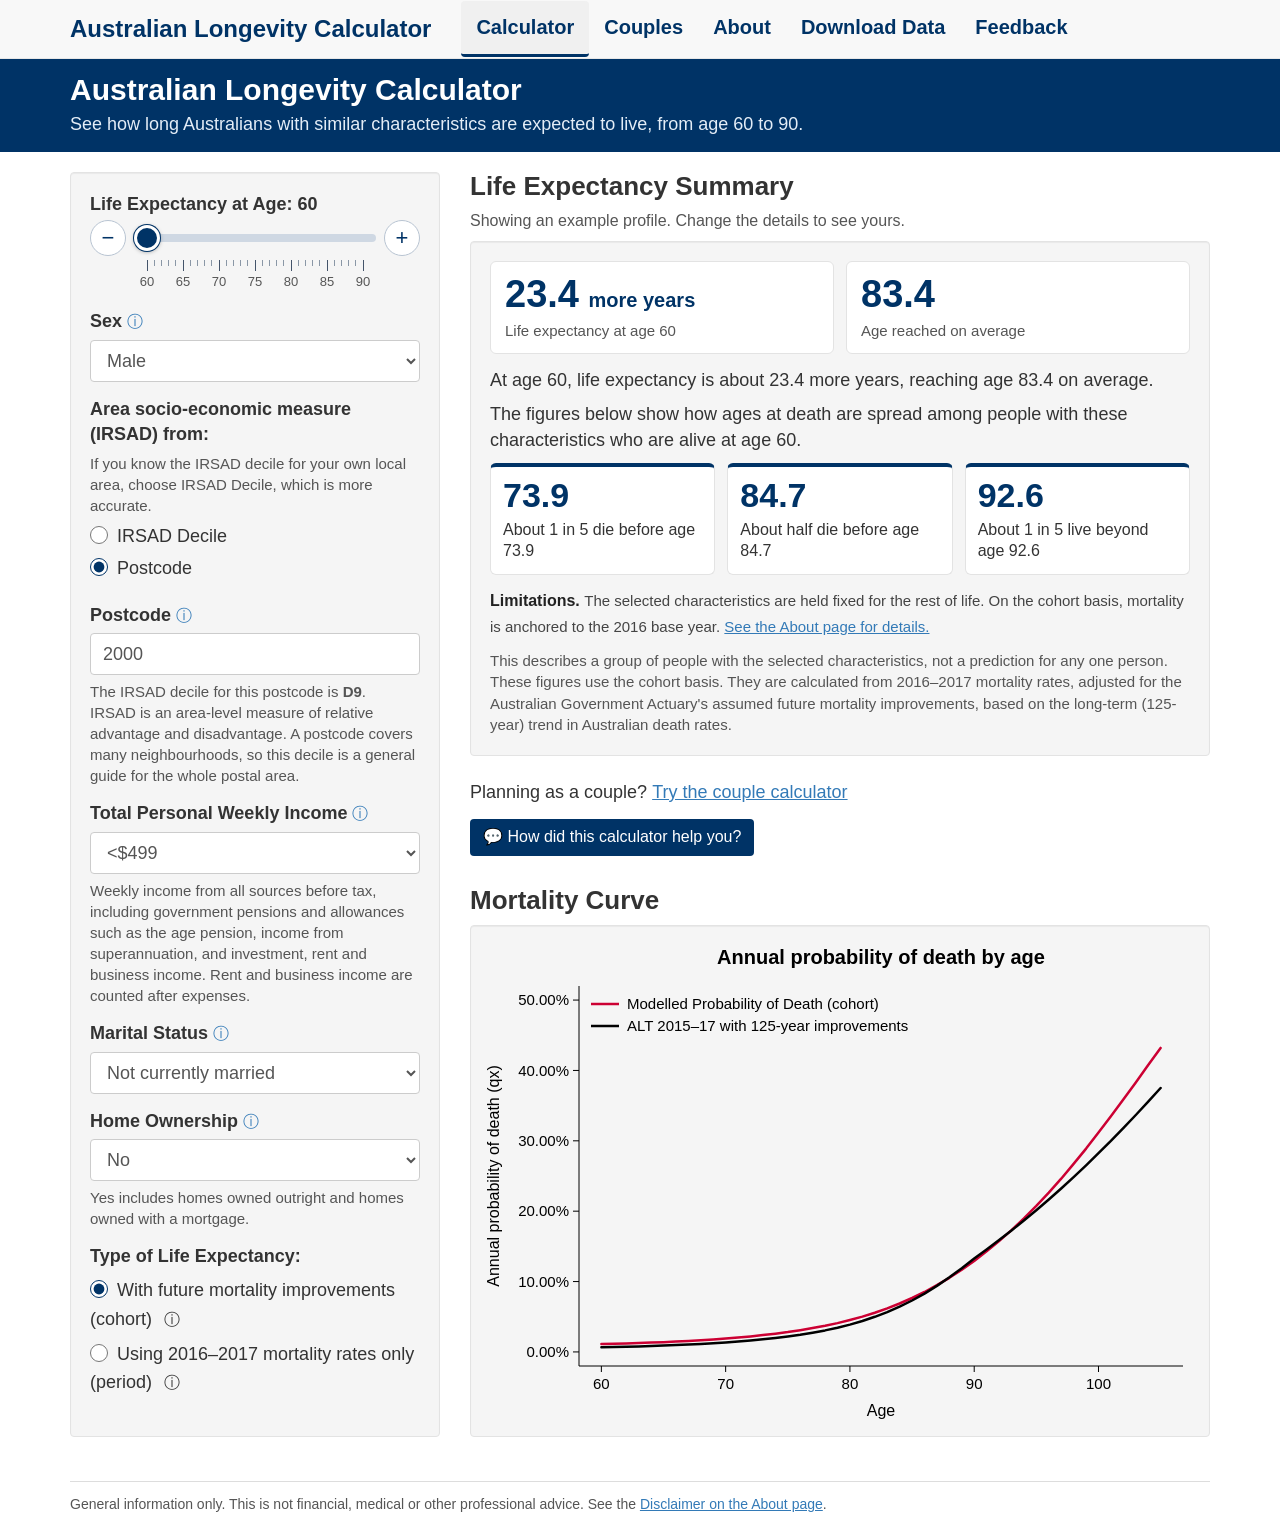
<file: docs/index.html>
<!doctype html>
<html lang="en-AU">
<head>
  <meta charset="utf-8">
  <meta name="viewport" content="width=device-width, initial-scale=1">
  <title>Australian Longevity Calculator</title>
  <meta name="description" content="See how long Australians with similar characteristics are expected to live, from age 60 to 90.">
  <meta name="theme-color" content="#003366">
  <link rel="icon" href="favicon.svg" type="image/svg+xml">
  <meta property="og:type" content="website">
  <meta property="og:site_name" content="Australian Longevity Calculator">
  <meta property="og:title" content="Australian Longevity Calculator">
  <meta property="og:description" content="See how long Australians with similar characteristics are expected to live, from age 60 to 90.">
  <meta property="og:url" content="https://auslongevity.org/">
  <meta property="og:image" content="https://auslongevity.org/preview.png">
  <meta property="og:image:width" content="1200">
  <meta property="og:image:height" content="630">
  <meta property="og:image:alt" content="Australian Longevity Calculator">
  <meta name="twitter:card" content="summary_large_image">
  <meta name="twitter:title" content="Australian Longevity Calculator">
  <meta name="twitter:description" content="See how long Australians with similar characteristics are expected to live, from age 60 to 90.">
  <meta name="twitter:image" content="https://auslongevity.org/preview.png">
  <!-- Google Analytics -->
  <script async src="https://www.googletagmanager.com/gtag/js?id=G-BZZL2WJJV6"></script>
  <script>
    window.dataLayer = window.dataLayer || [];
    function gtag(){dataLayer.push(arguments);}
    gtag('js', new Date());
    gtag('config', 'G-BZZL2WJJV6');
  </script>
  <link rel="stylesheet" href="style.css?v=20261016a">
</head>
<body>
<header class="navbar">
  <div class="navbar-inner">
    <div class="brand">Australian Longevity Calculator</div>
    <nav class="tabs" aria-label="Sections">
      <a href="#calculator" data-tab="calculator">Calculator</a>
      <a href="#couple" data-tab="couple">Couples</a>
      <a href="#about" data-tab="about">About</a>
      <a href="#download" data-tab="download">Download Data</a>
      <a href="#feedback" data-tab="feedback">Feedback</a>
    </nav>
  </div>
</header>

<section class="intro" id="intro">
  <div class="intro-inner">
    <h1>Australian Longevity Calculator</h1>
    <p>See how long Australians with similar characteristics are expected to live, from age 60 to 90.</p>
    <p class="intro-how narrow-only">Choose the details below and the result appears under the form.
      <button type="button" class="linkbtn" id="skipToResult">Go to the result</button></p>
  </div>
</section>

<section class="intro" id="intro_couple" hidden>
  <div class="intro-inner">
    <h1>Couple Calculator</h1>
    <p>See how long couples with similar characteristics are expected to live. The result looks at the time until the second of two people dies.</p>
    <p class="intro-how">Enter details for you and your partner.
      <span class="narrow-only"><button type="button" class="linkbtn" id="c_skip">Go to the result</button></span></p>
  </div>
</section>

<main class="container">
  <noscript><p class="well">This calculator needs JavaScript. Please turn it on in your browser settings.</p></noscript>

  <!-- Calculator -->
  <section id="tab-calculator" class="tab" hidden>
    <div class="layout">
      <form class="well sidebar" onsubmit="return false" autocomplete="off">
        <div class="field">
          <label for="startAge">Life Expectancy at Age: <strong id="ageValue">60</strong></label>
          <div class="slider">
            <button type="button" class="step" id="ageDown" aria-label="One year younger">&minus;</button>
            <div class="sliderbox">
              <input type="range" id="startAge" min="60" max="90" step="1" value="60">
              <div class="ticks" id="ageTicks" aria-hidden="true"></div>
            </div>
            <button type="button" class="step" id="ageUp" aria-label="One year older">+</button>
          </div>
        </div>

        <div class="field">
          <label for="gender">Sex
            <a class="info" href="https://www.abs.gov.au/ausstats/abs@.nsf/Lookup/by%20Subject/2008.0~2016~Main%20Features~Sex~141" target="_blank" rel="noopener" title="ABS definition of sex">&#9432;</a></label>
          <select id="gender"><option>Male</option><option>Female</option></select>
        </div>

        <fieldset class="field">
          <legend>Area socio-economic measure (IRSAD) from:</legend>
          <p class="note choicehint">If you know the IRSAD decile for your own local area, choose IRSAD Decile, which is more accurate.</p>
          <label class="radio inline"><input type="radio" name="geo_mode" value="irsad"> IRSAD Decile</label>
          <label class="radio inline"><input type="radio" name="geo_mode" value="postcode" checked> Postcode</label>
        </fieldset>

        <div id="postcodeBox" class="field">
          <label for="postcode">Postcode
            <a class="info" href="https://www.abs.gov.au/AUSSTATS/abs@.nsf/DetailsPage/2033.0.55.0012016?OpenDocument" target="_blank" rel="noopener" title="ABS SEIFA 2016 Table 1 maps Postal Area code to IRSAD decile.">&#9432;</a></label>
          <input type="text" id="postcode" value="2000" inputmode="numeric" maxlength="12">
          <div id="postcodeNote" class="note" aria-live="polite"></div>
        </div>

        <div id="decileBox" class="field" hidden>
          <label for="irsad">IRSAD Decile
            <a class="info" href="https://www.abs.gov.au/ausstats/abs@.nsf/Lookup/by%20Subject/2033.0.55.001~2016~Main%20Features~IRSAD~20" target="_blank" rel="noopener" title="ABS explanation of IRSAD (SEIFA 2016)">&#9432;</a></label>
          <select id="irsad"></select>
          <p class="note">IRSAD deciles are from SEIFA 2016, based on the 2016 Census. To find the decile for your own local area, use the <a href="https://maps.abs.gov.au/SEIFAMaps/seifaIRSADmap.html" target="_blank" rel="noopener">ABS 2016 IRSAD map</a> and divide the percentile it shows by ten, rounding up (for example, 11 gives decile 2).</p>
        </div>

        <div class="field">
          <label for="income">Total Personal Weekly Income
            <a class="info" href="https://www.abs.gov.au/ausstats/abs@.nsf/Lookup/2901.0Chapter5702016" target="_blank" rel="noopener" title="ABS 2016 Census definition of total personal weekly income. The lowest group includes negative and nil income.">&#9432;</a></label>
          <select id="income">
            <option value="<499">&lt;$499</option><option value="500-999">$500&ndash;$999</option><option value="1000+">$1,000+</option><option value="missing">missing</option>
          </select>
          <p class="note">Weekly income from all sources before tax, including government pensions and allowances such as the age pension, income from superannuation, and investment, rent and business income. Rent and business income are counted after expenses.</p>
        </div>

        <div class="field">
          <label for="marital">Marital Status
            <a class="info" href="https://www.abs.gov.au/ausstats/abs@.nsf/Lookup/2901.0Chapter6902016" target="_blank" rel="noopener" title="ABS 2016 Census definition of registered marital status. People who are never married, widowed, divorced or separated are classified as not currently married. Married means a registered marriage, so people in a de facto relationship are not counted as married.">&#9432;</a></label>
          <select id="marital"><option value="Single">Not currently married</option><option value="Married">Married</option></select>
        </div>

        <div class="field">
          <label for="home">Home Ownership
            <a class="info" href="https://www.abs.gov.au/ausstats/abs@.nsf/Lookup/2901.0Chapter9702016" target="_blank" rel="noopener" title="ABS 2016 Census definition of tenure type. Yes means owned outright or owned with a mortgage.">&#9432;</a></label>
          <select id="home"><option value="No">No</option><option value="Yes">Yes (outright or mortgage)</option><option value="missing">missing</option></select>
          <p class="note">Yes includes homes owned outright and homes owned with a mortgage.</p>
        </div>

        <fieldset class="field">
          <legend>Type of Life Expectancy:</legend>
          <div class="radio">
            <label><input type="radio" name="le_type" value="cohort" checked> With future mortality improvements (cohort)</label>
            <button type="button" class="infobtn" aria-expanded="false" aria-controls="cohort_info" aria-label="About the cohort basis">&#9432;</button>
            <div id="cohort_info" class="infotext" hidden>Life expectancy calculated from 2016&ndash;2017 mortality rates, adjusted for the Australian Government Actuary's assumed future mortality improvements, based on the long-term (125-year) trend in Australian death rates. It is anchored to the 2016 base year of the data. A person of the selected age is treated as if they were that age in 2016, and assumed future mortality improvements are applied to the years that follow. Any change in mortality between 2016 and today is not included.</div>
          </div>
          <div class="radio">
            <label><input type="radio" name="le_type" value="period"> Using 2016&ndash;2017 mortality rates only (period)</label>
            <button type="button" class="infobtn" aria-expanded="false" aria-controls="period_info" aria-label="About the period basis">&#9432;</button>
            <div id="period_info" class="infotext" hidden>Life expectancy calculated from mortality rates observed during 2016&ndash;2017, assuming these rates remain unchanged in future.</div>
          </div>
        </fieldset>

      </form>

      <div class="results">
        <h4 id="summaryHeading">Life Expectancy Summary</h4>
        <p class="examplenote" id="exampleNote" hidden>Showing an example profile. Change the details to see yours.</p>
        <div class="well" id="summary" aria-live="polite">Loading&hellip;</div>

        <p class="couplelink">Planning as a couple? <button type="button" class="notebtn big" id="toCouple" data-track="click_couple_link">Try the couple calculator</button></p>

        <button type="button" class="btn btn-navy" id="impactBtn">
          <span aria-hidden="true">&#128172;</span> How did this calculator help you?
        </button>

        <h4>Mortality Curve</h4>
        <div class="well chartwell">
          <div id="chart"></div>
          <div id="legend" class="legend" hidden></div>
          <div id="tip" class="tip" hidden></div>
        </div>
      </div>
    </div>
  </section>

  <!-- Couples -->
  <section id="tab-couple" class="tab" hidden>
    <p class="examplenote" id="c_example" hidden>Showing an example couple. Change the details to see yours.</p>
    <div id="c_form" class="couple-grid"></div>
    <div id="c_basis_host"></div>
    <h4 id="c_summaryHeading">Result for the Couple</h4>
    <div class="well" id="c_summary" aria-live="polite">Loading&hellip;</div>
    <h4>Chance of Being Alive</h4>
    <div class="well chartwell">
      <div id="c_chart"></div>
      <div id="c_legend" class="legend" hidden></div>
      <div id="c_tip" class="tip" hidden></div>
    </div>
  </section>

  <!-- About -->
  <section id="tab-about" class="tab narrow" hidden>
    <h3>About This Tool</h3>
    <p>This app helps Australians understand projected life expectancy based on socio-economic and demographic factors.</p>
    <p>It uses data from the Person Level Integrated Data Asset (PLIDA), accessed via the Australian Bureau of Statistics' DataLab. The life expectancies are computed based on the 2016-2017 census population with improvement factors of ALT2015-17 (125 year).</p>

    <h4>Related Publications</h4>
    <ul>
      <li>Fei Huang, Francis Hui and Andr&eacute;s Villegas (2025). <a href="https://ssrn.com/abstract=5253598" target="_blank" rel="noopener">Towards Fairer Retirement Outcomes: Socio-Economic Mortality Differentials in Australia</a>. SSRN Working Paper.</li>
      <li>Fei Huang, Francis Hui and Andr&eacute;s Villegas (2025). <a href="https://doi.org/10.7910/DVN/C0HRDE" target="_blank" rel="noopener">Australian Socio-economic Retiree Mortality 2016-17</a>. Harvard Dataverse. https://doi.org/10.7910/DVN/C0HRDE.</li>
      <li>Pramo Samarasinghe, Fei Huang, Francis Hui and Andr&eacute;s Villegas (2026). <a href="https://content.actuaries.asn.au/resources/resource-ce6yyqn64sx3-786882053-16716" target="_blank" rel="noopener">Towards Fairer Retirement Outcomes: Health-Related Mortality Modelling</a>. Actuaries Institute.</li>
    </ul>

    <h4>Authors of the Publications</h4>
    <p>Fei Huang, Francis Hui, Pramo Samarasinghe, and Andr&eacute;s Villegas</p>
    <p>Fei and Andr&eacute;s are Associate Professors at the School of Risk and Actuarial Studies, UNSW Sydney. Francis is an Associate Professor at the Research School of Finance, Actuarial Studies, and Statistics, Australian National University. Pramo was an Honours student at the Australian National University and is now a research assistant at UNSW Sydney.</p>

    <h4>Acknowledgement</h4>
    <p>We thank the Australian Government Actuary Guy Thorburn and his team for their invaluable support in this project.</p>

    <h4 id="limitations">Limitations and Assumptions</h4>
    <p>The results are estimates from a model. These points describe what the calculation does and does not allow for.</p>
    <ul>
      <li><strong>Independence of the two lives.</strong> The couple calculator treats the two lives as independent given the selected characteristics. Other factors that the characteristics do not capture, such as shared health and lifestyle, may link the two lifespans. If the lifespans are positively linked, the time until the second death may be shorter than shown.</li>
      <li><strong>Characteristics held fixed.</strong> The selected characteristics are held fixed throughout the calculation, for one person or for a couple. If one partner dies, the survivor's mortality is not recalculated using the rates for people who are not currently married, a group that includes widowed people. In the model, mortality rates for people who are not currently married are generally higher than those for married people, so the time until the second death may be longer than shown.</li>
      <li><strong>The 2016 base year.</strong> The cohort basis is anchored to the 2016 base year of the data. A person of the selected age is treated as if they were that age in 2016, and assumed future mortality improvements are applied to the years that follow. Any change in mortality between 2016 and today is not included.</li>
      <li><strong>Ages beyond 100.</strong> The model is fitted to data up to age 100. Life expectancy, and the average time until the second death, include years lived beyond 100, which rely on extrapolated mortality. The 1 in 5 and half figures that are below 100 do not depend on them. Ages of 100 or more are shown as 100 or older, because the data end there.</li>
      <li><strong>Postcodes.</strong> A postcode result uses the IRSAD decile of the whole postal area, which is a general guide. The mortality model uses deciles of smaller local areas.</li>
      <li><strong>Marital status.</strong> The data use registered marital status. Never married, widowed, divorced and separated people form one group, and people in a de facto relationship are in that group too.</li>
    </ul>

    <h4>Disclaimer</h4>
    <p>This tool provides general statistical information about life expectancy for groups of people with the characteristics you select. It is not a prediction for any individual and does not take account of personal circumstances such as health or lifestyle. It is not financial, retirement, insurance, medical or legal advice and should not be the only basis for any decision. Estimates are based on 2016&ndash;2017 data and modelling assumptions, and carry statistical uncertainty. Before making decisions that depend on this information, consider speaking to a suitably qualified professional.</p>

    <h4>Project Lead Contact</h4>
    <p>Fei Huang (<a href="mailto:feihuang@unsw.edu.au">feihuang@unsw.edu.au</a> | <a href="https://www.feihuang.org" target="_blank" rel="noopener">www.feihuang.org</a>)</p>
  </section>

  <!-- Download -->
  <section id="tab-download" class="tab narrow" hidden>
    <h3>Download Data</h3>
    <p>You can download the modelled period-based probability of death (qx) for ages 60&ndash;100, covering all socioeconomic profiles below from the Harvard Dataverse, in the Australian Socio-economic Mortality Dataverse.</p>
    <p><a class="btn btn-blue" data-track="click_dataset_download" href="https://doi.org/10.7910/DVN/C0HRDE" target="_blank" rel="noopener"><span aria-hidden="true">&#11015;</span> Download Dataset</a></p>
  </section>

  <!-- Feedback -->
  <section id="tab-feedback" class="tab narrow" hidden>
    <h3>How Did This Help You?</h3>
    <p>We&rsquo;re interested in understanding how this tool supports real-world decisions, insights, or research. Whether you're a retiree, policymaker, educator, student, advisor, or researcher, your experience helps us improve this tool and demonstrate its impact.</p>
    <p>If this tool helped you explore a scenario, inform a conversation, support a policy submission, or improve your understanding of retirement outcomes, we&rsquo;d love to hear your story.</p>
    <p><strong>You can share as much or as little detail as you like.</strong> The form is optional and anonymous unless you choose to include your name or email. With your consent, we may include anonymised stories in research reporting or impact assessments.</p>
    <p><a class="btn btn-navy btn-lg" data-track="click_feedback_form" href="https://forms.cloud.microsoft/Pages/ResponsePage.aspx?id=pM_2PxXn20i44Qhnufn7o2eKlYdc2aVLl1e_QJNzupJUNzZNQVVKNjNPRVZGVlc3NEQ4M1IyWVhMWS4u" target="_blank" rel="noopener"><span aria-hidden="true">&#128172;</span> Open the feedback form</a></p>
    <p class="small">The form opens in a new tab. You can also contact us directly at <a href="mailto:feihuang@unsw.edu.au">feihuang@unsw.edu.au</a>.</p>
  </section>
</main>

<footer class="sitefooter">
  General information only. This is not financial, medical or other professional advice. See the <a href="#about">Disclaimer on the About page</a>.
</footer>

<script src="core.js?v=20261016a"></script>
<script src="couple.js?v=20261016a"></script>
<script src="app.js?v=20261016a"></script>
</body>
</html>
</file>
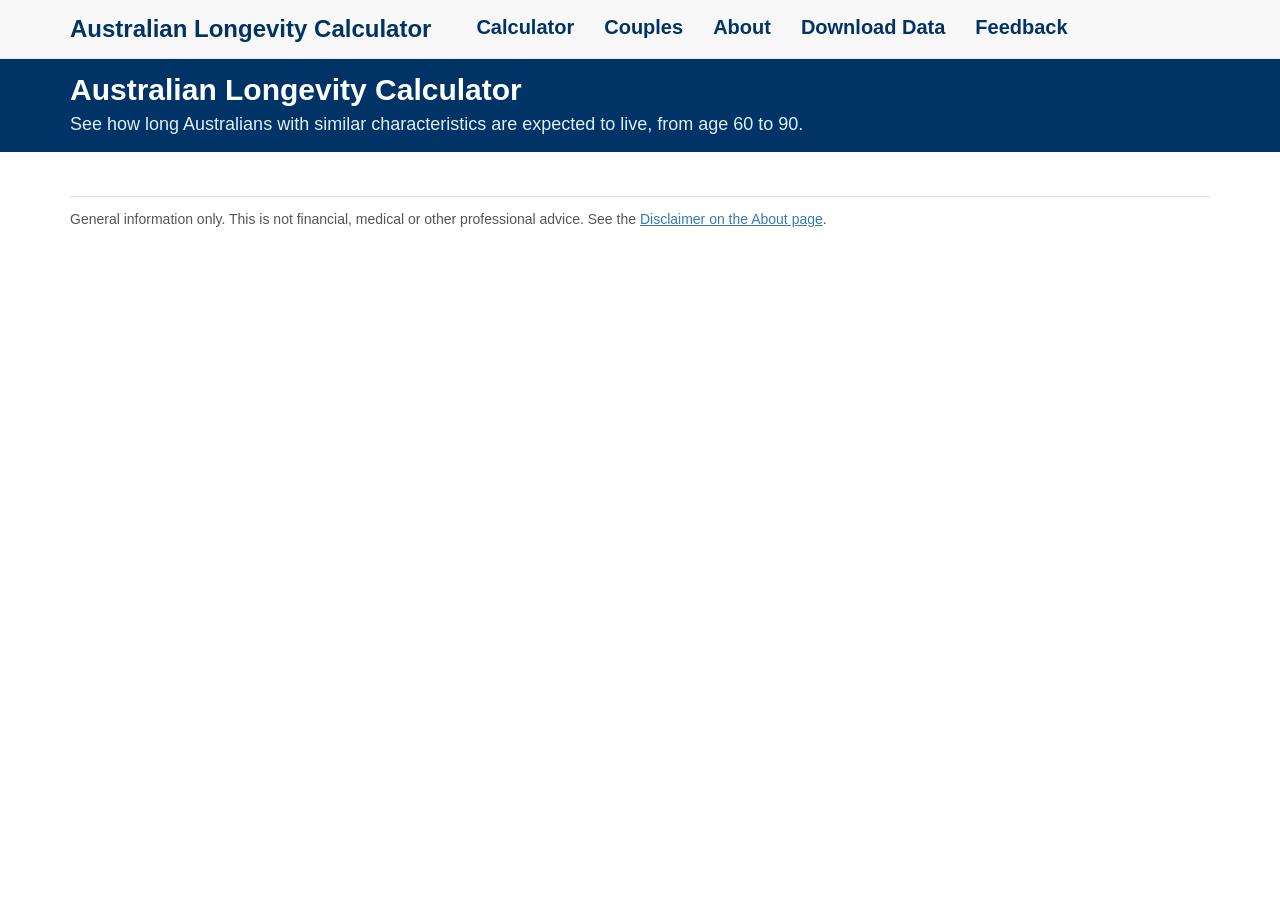
<file: docs/edit/index.html>
<!doctype html>
<html xmlns="http://www.w3.org/1999/xhtml" lang="en">
  <head>
    <title>Redirect to editable app</title>
    <meta
      http-equiv="refresh"
      content="0;URL='../index.html?_shinylive-mode=editor-terminal-viewer'"
    />
  </head>
  <body></body>
</html>
</file>
<file: docs/style.css>
:root { --navy: #003366; --grey: #555; --border: #e3e3e3; }
* { box-sizing: border-box; }
html { -webkit-text-size-adjust: 100%; }
body { margin: 0; font-family: "Helvetica Neue", Helvetica, Arial, sans-serif; font-size: 20px; line-height: 1.43; color: #333; background: #fff; }
[hidden] { display: none !important; }
a { color: #337ab7; }

/* navigation */
.navbar { background: #f8f8f8; border-bottom: 1px solid #e7e7e7; }
.navbar-inner { max-width: 1170px; margin: 0 auto; padding: 0 15px; display: flex; flex-wrap: wrap; align-items: center; }
.brand { font-weight: bold; font-size: 24px; color: var(--navy); padding: 12px 30px 12px 0; }
.tabs { display: flex; flex-wrap: wrap; }
.tabs a { font-size: 20px; font-weight: bold; color: var(--navy); text-decoration: none; padding: 12px 15px; border-radius: 4px; border-bottom: 3px solid transparent; }
.tabs a:hover { background: #e6f2ff; }
.tabs a.active { background: #f0f0f0; border-bottom-color: var(--navy); }
.tabs a:focus-visible, .btn:focus-visible, .infobtn:focus-visible, .info:focus-visible { outline: 3px solid #7fb2e5; outline-offset: 2px; }

/* intro band */
.intro { background: var(--navy); color: #fff; }
.intro-inner { max-width: 1170px; margin: 0 auto; padding: 14px 15px 14px; }
.intro h1 { font-size: 30px; line-height: 1.15; margin: 0 0 4px; font-weight: bold; }
.intro p { margin: 0; font-size: 18px; color: #e3edf7; }
.intro .intro-how { font-size: 16px; color: #bcd2e8; margin: 6px 0 0; }
.linkbtn { background: none; border: 0; padding: 0; margin-left: 6px; font: inherit; color: #fff; text-decoration: underline; cursor: pointer; }
.linkbtn:focus-visible { outline: 3px solid #7fb2e5; outline-offset: 2px; }
.narrow-only { display: none; }
@media (max-width: 899px) { .wide-only { display: none; } .narrow-only { display: inline; } .intro h1 { display: none; } .intro p { font-size: 17px; } .intro-inner { padding: 12px 15px 12px; } }
.examplenote { font-size: 16px; color: var(--grey); margin: 0 0 8px; }
@media (max-width: 899px) { #intro_couple h1 { display: block; font-size: 24px; } }

.container { max-width: 1170px; margin: 0 auto; padding: 20px 15px 0; }
h3, h4 { font-size: 26px; font-weight: bold; margin: 20px 0 10px; line-height: 1.1; }
h3:first-child, h4:first-child { margin-top: 0; }
p { margin: 0 0 10px; }
ul { padding-left: 40px; margin: 0 0 10px; }
.narrow { max-width: 900px; margin: 0 auto; }
.small { font-size: 16px; }

.well { background: #f5f5f5; border: 1px solid var(--border); border-radius: 4px; padding: 19px; box-shadow: inset 0 1px 1px rgba(0,0,0,.05); margin-bottom: 20px; }

/* explorer layout */
.layout { display: grid; grid-template-columns: 1fr; gap: 0 30px; align-items: start; }
@media (min-width: 900px) { .layout { grid-template-columns: minmax(300px, 1fr) 2fr; } }
.sidebar { margin-bottom: 20px; }
.field { margin: 0 0 15px; border: 0; padding: 0; min-width: 0; }
label, legend { display: inline-block; font-size: 18px; font-weight: bold; margin-bottom: 5px; max-width: 100%; }
legend { padding: 0; }
.field > label { display: block; }
select, input[type="text"] { width: 100%; height: 42px; padding: 6px 12px; font-size: 18px; font-family: inherit; color: #555; background: #fff; border: 1px solid #ccc; border-radius: 4px; }
select:focus, input[type="text"]:focus { outline: 3px solid #7fb2e5; border-color: #66afe9; }
.radio { font-weight: normal; margin: 0 0 6px; }
.radio label { display: inline; font-weight: normal; font-size: 18px; margin: 0; cursor: pointer; }
.radio.inline { margin-right: 18px; }
input[type="radio"] { margin: 0 4px 0 0; width: 18px; height: 18px; vertical-align: -2px; accent-color: var(--navy); }
.info, .infobtn { text-decoration: none; font-size: 16px; font-weight: normal; }
.infobtn { background: none; border: 0; padding: 0 2px; margin-left: 4px; cursor: pointer; color: inherit; font-family: inherit; }
.infotext { font-size: 14px; color: var(--grey); margin: 4px 0 4px 20px; line-height: 1.4; }
.note { font-size: 15px; color: var(--grey); margin: 6px 0 0; line-height: 1.4; }
.note .bad { color: #9a3412; }
.choicehint { margin: 0 0 8px; }
.notebtn { background: none; border: 0; padding: 0; margin-top: 4px; font: inherit; font-size: 15px; color: #337ab7; text-decoration: underline; cursor: pointer; }
.notebtn:focus-visible { outline: 3px solid #7fb2e5; outline-offset: 2px; }

/* slider */
.slider { display: flex; align-items: flex-start; gap: 8px; margin-top: 4px; }
.sliderbox { flex: 1; min-width: 0; --pct: 0%; }
.step { flex: none; width: 36px; height: 36px; margin-top: -2px; border: 1px solid #b8c4d2; border-radius: 50%; background: #fff; color: var(--navy); font-size: 22px; line-height: 1; font-family: inherit; cursor: pointer; padding: 0; }
.step:hover { background: #e6f2ff; }
.step:focus-visible { outline: 3px solid #7fb2e5; outline-offset: 2px; }
input[type="range"] { -webkit-appearance: none; appearance: none; width: 100%; height: 32px; margin: 0; background: transparent; cursor: pointer; }
input[type="range"]::-webkit-slider-runnable-track { height: 8px; border-radius: 4px; background: linear-gradient(to right, var(--navy) var(--pct), #cfd8e3 var(--pct)); }
input[type="range"]::-moz-range-track { height: 8px; border-radius: 4px; background: #cfd8e3; }
input[type="range"]::-moz-range-progress { height: 8px; border-radius: 4px; background: var(--navy); }
input[type="range"]::-webkit-slider-thumb { -webkit-appearance: none; width: 26px; height: 26px; margin-top: -9px; border-radius: 50%; background: var(--navy); border: 3px solid #fff; box-shadow: 0 0 0 1px var(--navy), 0 1px 4px rgba(0,0,0,.35); }
input[type="range"]::-moz-range-thumb { width: 20px; height: 20px; border-radius: 50%; background: var(--navy); border: 3px solid #fff; box-shadow: 0 0 0 1px var(--navy), 0 1px 4px rgba(0,0,0,.35); }
input[type="range"]:focus-visible { outline: none; }
input[type="range"]:focus-visible::-webkit-slider-thumb { box-shadow: 0 0 0 1px var(--navy), 0 0 0 5px #7fb2e5; }
input[type="range"]:focus-visible::-moz-range-thumb { box-shadow: 0 0 0 1px var(--navy), 0 0 0 5px #7fb2e5; }
.ticks { position: relative; height: 34px; margin-top: -2px; }
.ticks i { position: absolute; top: 0; width: 1px; height: 6px; margin-left: -0.5px; background: #8a97a6; }
.ticks i.major { height: 11px; background: #44546a; }
.ticks b { position: absolute; top: 13px; transform: translateX(-50%); font-size: 13px; font-weight: normal; color: var(--grey); }

/* summary */
#summary p, #c_summary p { margin: 0 0 10px; font-size: 18px; }
#summary .stats, #c_summary .stats { display: grid; grid-template-columns: 1fr 1fr; gap: 12px; margin-bottom: 14px; }
#summary .stat, #c_summary .stat { background: #fff; border: 1px solid var(--border); border-radius: 6px; padding: 12px 14px; }
#summary .big, #c_summary .big { font-size: 38px; line-height: 1.1; font-weight: bold; color: var(--navy); }
#summary .big .unit, #c_summary .big .unit { font-size: 20px; font-weight: bold; margin-left: 4px; }
#summary .cap, #c_summary .cap { font-size: 15px; color: var(--grey); margin-top: 4px; }
#summary .headline, #c_summary .headline { font-size: 18px; margin-bottom: 8px; }
#summary .cards, #c_summary .cards { display: grid; grid-template-columns: repeat(3, 1fr); gap: 12px; margin: 4px 0 14px; }
#summary .card, #c_summary .card { background: #fff; border: 1px solid var(--border); border-top: 4px solid var(--navy); border-radius: 6px; padding: 10px 12px 12px; }
#summary .cardval, #c_summary .cardval { font-size: 34px; line-height: 1.1; font-weight: bold; color: var(--navy); }
#summary .cardtxt, #c_summary .cardtxt { font-size: 16px; color: #333; margin-top: 4px; line-height: 1.35; }
@media (max-width: 640px) {
  #summary .stats, #c_summary .stats { grid-template-columns: 1fr; }
  #summary .cards, #c_summary .cards { grid-template-columns: 1fr; }
  #summary .card, #c_summary .card { display: flex; align-items: center; gap: 14px; }
  #summary .cardval, #c_summary .cardval { flex: none; min-width: 84px; }
  #summary .cardtxt, #c_summary .cardtxt { margin-top: 0; }
}
#summary .caveat, #c_summary .caveat { font-size: 16px; color: var(--grey); }
#summary .closing, #c_summary .closing { font-size: 15px; color: var(--grey); margin: 12px 0 0; }
#summary .empty, #c_summary .empty { color: var(--grey); margin: 0; }

/* buttons */
.btn { display: inline-block; font-family: inherit; font-size: 16px; line-height: 1.43; padding: 6px 12px; border: 1px solid transparent; border-radius: 4px; cursor: pointer; text-decoration: none; }
.btn-lg { font-size: 18px; padding: 10px 16px; border-radius: 6px; }
.btn-navy { color: #fff; background: var(--navy); }
.btn-navy:hover { background: #00264d; color: #fff; }
.btn-blue { color: #fff; background: #337ab7; border-color: #2e6da4; font-size: 18px; padding: 10px 16px; border-radius: 6px; }
.btn-blue:hover { background: #286090; color: #fff; }
#impactBtn { margin: 10px 0 10px; }

/* chart */
.chartwell { position: relative; padding: 12px; }
#chart svg { display: block; width: 100%; height: auto; touch-action: pan-y; }
.legend { display: flex; flex-wrap: wrap; gap: 4px 18px; font-size: 14px; padding: 6px 4px 0; }
.legend span::before { content: ""; display: inline-block; width: 26px; height: 0; border-top: 3px solid var(--c); vertical-align: middle; margin-right: 6px; }
.tip { position: absolute; pointer-events: none; background: rgba(255,255,255,.96); border: 1px solid #bbb; border-radius: 4px; padding: 6px 9px; font-size: 14px; line-height: 1.35; white-space: nowrap; box-shadow: 0 1px 4px rgba(0,0,0,.2); z-index: 2; }
.tip b { display: block; }
.tip i { display: inline-block; width: 12px; border-top: 3px solid var(--c); vertical-align: middle; margin-right: 6px; }

.sitefooter { font-size: 14px; color: var(--grey); border-top: 1px solid #ddd; max-width: 1140px; margin: 24px auto 0; padding: 12px 0 20px; }
@media (max-width: 899px) {
  body { font-size: 18px; }
  .brand { font-size: 22px; padding-right: 10px; }
  .sitefooter { margin-left: 15px; margin-right: 15px; }
}

/* couple calculator */
.couple-grid { display: grid; grid-template-columns: 1fr; gap: 0 24px; align-items: start; }
@media (min-width: 900px) { .couple-grid { grid-template-columns: 1fr 1fr; } }
#c_summary .stats { grid-template-columns: repeat(3, 1fr); }
#c_summary .cardval .unit { font-size: 18px; margin-left: 4px; }
#summary .limits, #c_summary .limits { margin: 14px 0 0; font-size: 15px; color: #444; line-height: 1.45; }
#summary .limits strong, #c_summary .limits strong { color: #222; font-size: 16px; }
#summary .limits ul, #c_summary .limits ul { margin: 4px 0 0; padding-left: 22px; }
#summary .limits li, #c_summary .limits li { margin: 0 0 4px; font-size: 15px; }
#c_summary .cardages { display: block; margin-top: 4px; font-size: 15px; color: var(--grey); }
@media (max-width: 640px) { #c_summary .stats { grid-template-columns: 1fr; } #c_summary .card { display: block; } #c_summary .cardval { min-width: 0; } #c_summary .cardtxt { margin-top: 4px; } }
.couplelink { margin: 12px 0 4px; font-size: 18px; }
.notebtn.big { font-size: 18px; }
</file>
